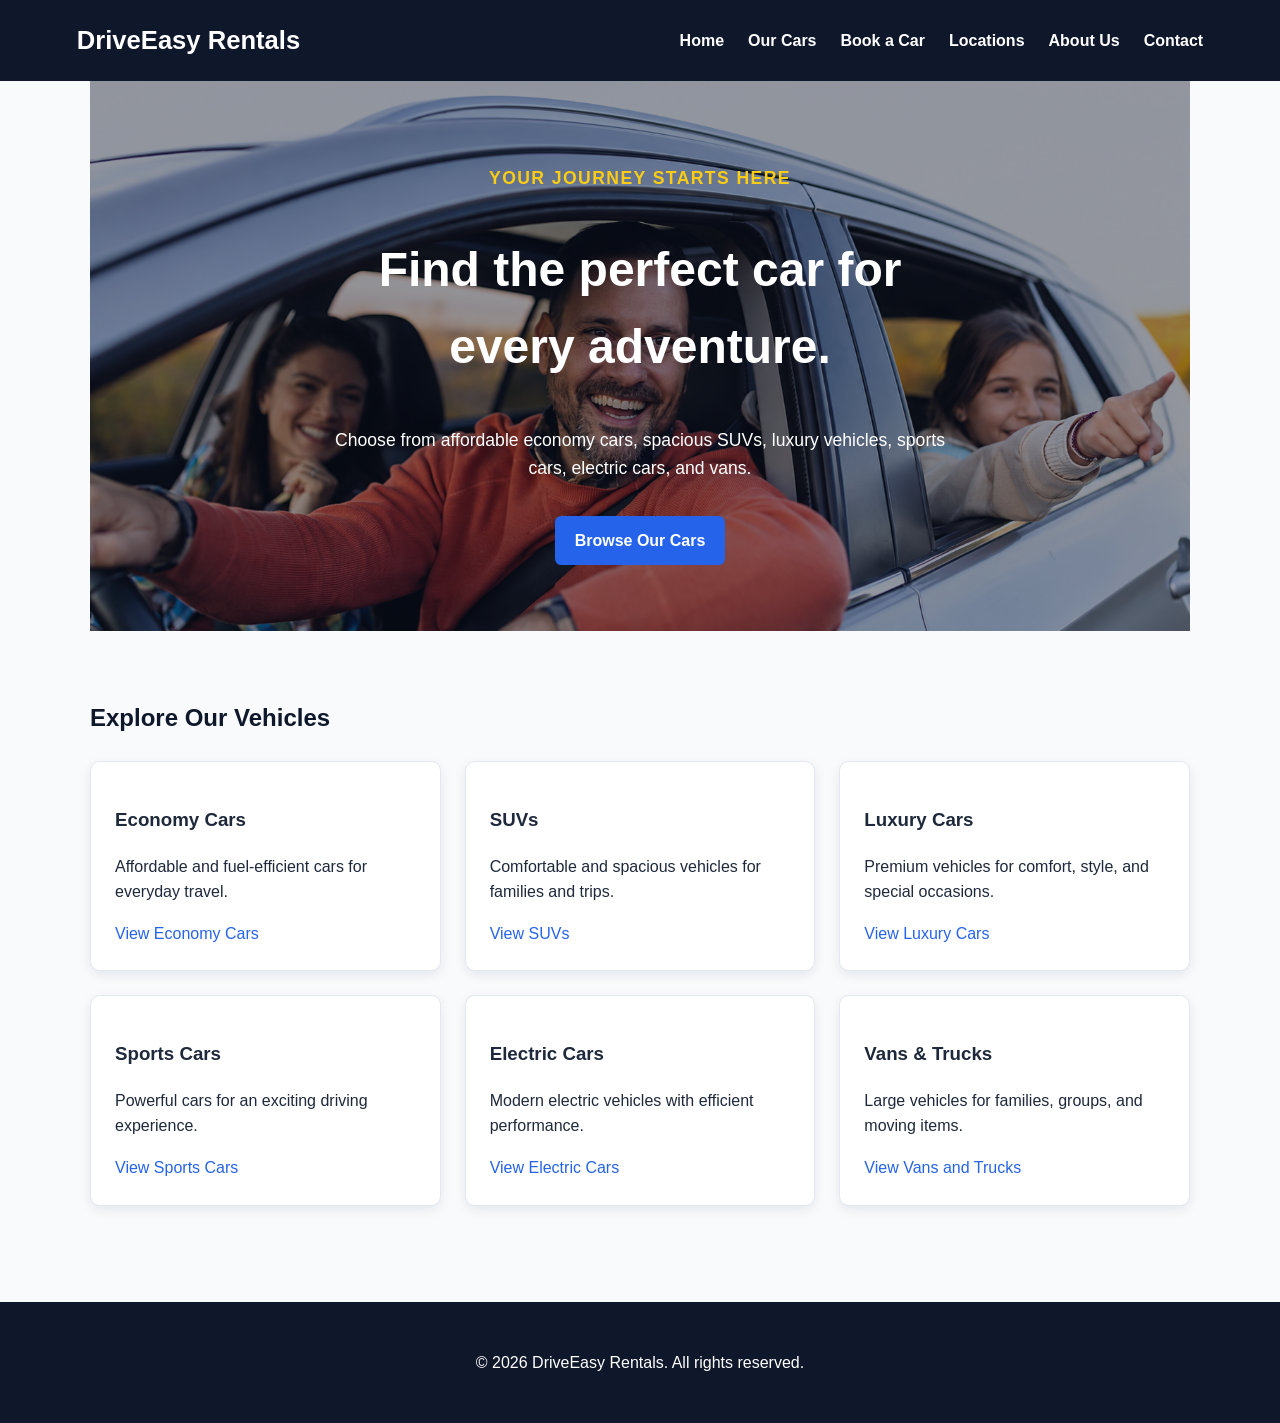
<file: index.html>
<!DOCTYPE html>
<html lang="en">
  <head>
    <meta charset="UTF-8" />
    <meta name="viewport" content="width=device-width, initial-scale=1.0" />
    <meta
      name="description"
      content="DriveEasy Rentals offers affordable and reliable rental cars."
    />
    <title>DriveEasy Rentals | Home</title>
    <link rel="stylesheet" href="css/styles.css" />
  </head>

  <body>
    <!-- Website header -->
    <header class="site-header">
      <a class="logo" href="index.html">DriveEasy Rentals</a>

      <!-- Main navigation -->
      <nav>
        <ul>
          <li><a href="index.html">Home</a></li>
          <li><a href="pages/cars.html">Our Cars</a></li>
          <li><a href="pages/booking.html">Book a Car</a></li>
          <li><a href="pages/locations.html">Locations</a></li>
          <li><a href="pages/about.html">About Us</a></li>
          <li><a href="pages/contact.html">Contact</a></li>
        </ul>
      </nav>
    </header>

    <main>
      <!-- Homepage hero section -->
        <section class="hero">
        <img
            class="hero-image"
            src="assets/images/home-hero.png"
            alt="Family traveling together in a rental SUV"
        />

        <div class="hero-content">
            <p class="eyebrow">Your journey starts here</p>

            <h1>Find the perfect car for every adventure.</h1>

            <p>
            Choose from affordable economy cars, spacious SUVs, luxury vehicles,
            sports cars, electric cars, and vans.
            </p>

            <a class="button" href="pages/cars.html">Browse Our Cars</a>
        </div>
        </section>

      <!-- Car categories -->
      <section class="categories">
        <h2>Explore Our Vehicles</h2>

        <div class="category-grid">
          <article class="category-card">
            <h3>Economy Cars</h3>
            <p>Affordable and fuel-efficient cars for everyday travel.</p>
            <a href="pages/cars.html#economy">View Economy Cars</a>
          </article>

          <article class="category-card">
            <h3>SUVs</h3>
            <p>Comfortable and spacious vehicles for families and trips.</p>
            <a href="pages/cars.html#suvs">View SUVs</a>
          </article>

          <article class="category-card">
            <h3>Luxury Cars</h3>
            <p>Premium vehicles for comfort, style, and special occasions.</p>
            <a href="pages/cars.html#luxury">View Luxury Cars</a>
          </article>

          <article class="category-card">
            <h3>Sports Cars</h3>
            <p>Powerful cars for an exciting driving experience.</p>
            <a href="pages/cars.html#sports">View Sports Cars</a>
          </article>

          <article class="category-card">
            <h3>Electric Cars</h3>
            <p>Modern electric vehicles with efficient performance.</p>
            <a href="pages/cars.html#electric">View Electric Cars</a>
          </article>

          <article class="category-card">
            <h3>Vans &amp; Trucks</h3>
            <p>Large vehicles for families, groups, and moving items.</p>
            <a href="pages/cars.html#vans">View Vans and Trucks</a>
          </article>
        </div>
      </section>
    </main>

    <!-- Website footer -->
    <footer class="site-footer">
      <p>&copy; 2026 DriveEasy Rentals. All rights reserved.</p>
    </footer>
  </body>
</html>
</file>
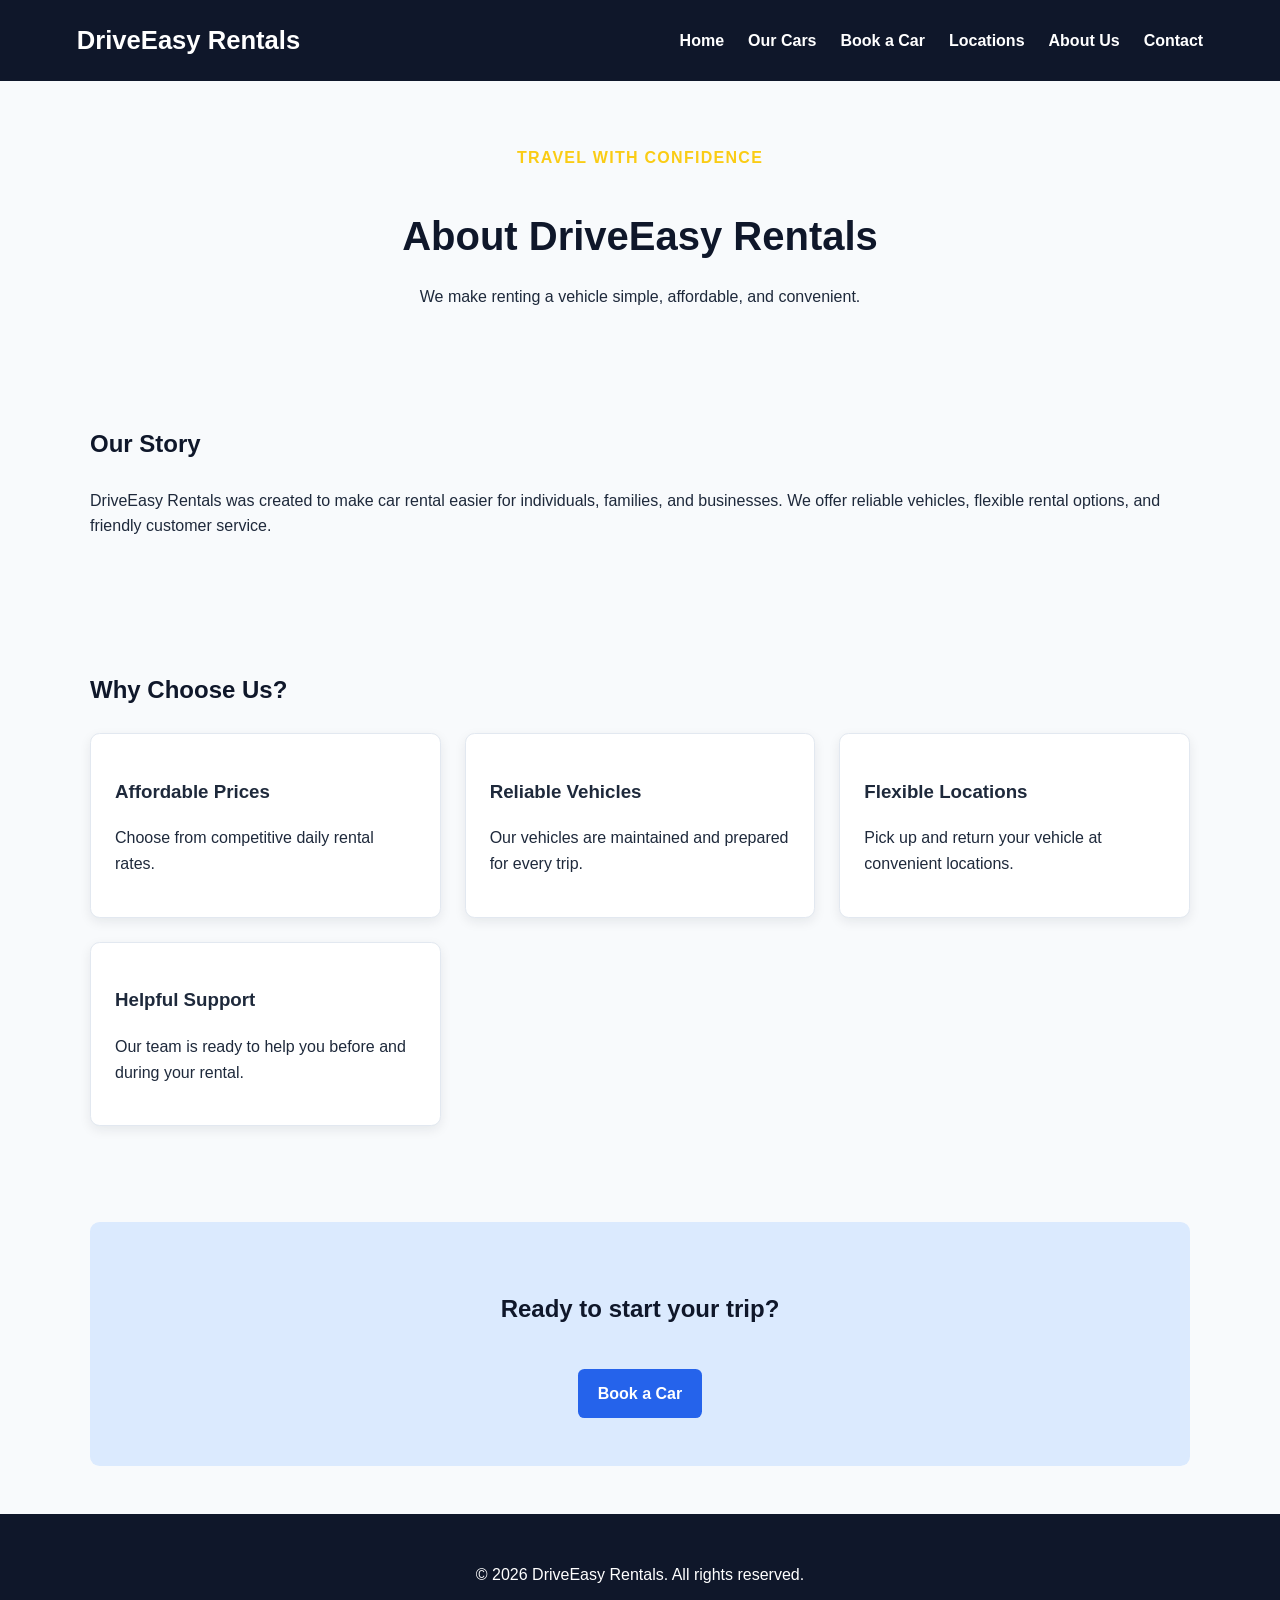
<file: pages/about.html>
<!DOCTYPE html>
<html lang="en">
  <head>
    <meta charset="UTF-8" />
    <meta name="viewport" content="width=device-width, initial-scale=1.0" />
    <title>DriveEasy Rentals | About Us</title>
    <link rel="stylesheet" href="../css/styles.css" />
  </head>

  <body>
    <!-- Website header -->
    <header class="site-header">
      <a class="logo" href="../index.html">DriveEasy Rentals</a>

      <!-- Main navigation -->
      <nav>
        <ul>
          <li><a href="../index.html">Home</a></li>
          <li><a href="cars.html">Our Cars</a></li>
          <li><a href="booking.html">Book a Car</a></li>
          <li><a href="locations.html">Locations</a></li>
          <li><a href="about.html">About Us</a></li>
          <li><a href="contact.html">Contact</a></li>
        </ul>
      </nav>
    </header>

    <main>
      <!-- About introduction -->
      <section class="page-intro">
        <p class="eyebrow">Travel with confidence</p>
        <h1>About DriveEasy Rentals</h1>
        <p>
          We make renting a vehicle simple, affordable, and convenient.
        </p>
      </section>

      <!-- Company story -->
      <section class="content-section">
        <h2>Our Story</h2>
        <p>
          DriveEasy Rentals was created to make car rental easier for
          individuals, families, and businesses. We offer reliable vehicles,
          flexible rental options, and friendly customer service.
        </p>
      </section>

      <!-- Company benefits -->
      <section class="content-section">
        <h2>Why Choose Us?</h2>

        <div class="benefits-grid">
          <article class="benefit-card">
            <h3>Affordable Prices</h3>
            <p>Choose from competitive daily rental rates.</p>
          </article>

          <article class="benefit-card">
            <h3>Reliable Vehicles</h3>
            <p>Our vehicles are maintained and prepared for every trip.</p>
          </article>

          <article class="benefit-card">
            <h3>Flexible Locations</h3>
            <p>Pick up and return your vehicle at convenient locations.</p>
          </article>

          <article class="benefit-card">
            <h3>Helpful Support</h3>
            <p>Our team is ready to help you before and during your rental.</p>
          </article>
        </div>
      </section>

      <!-- Call to action -->
      <section class="call-to-action">
        <h2>Ready to start your trip?</h2>
        <a class="button" href="booking.html">Book a Car</a>
      </section>
    </main>

    <!-- Website footer -->
    <footer class="site-footer">
      <p>&copy; 2026 DriveEasy Rentals. All rights reserved.</p>
    </footer>
  </body>
</html>
</file>
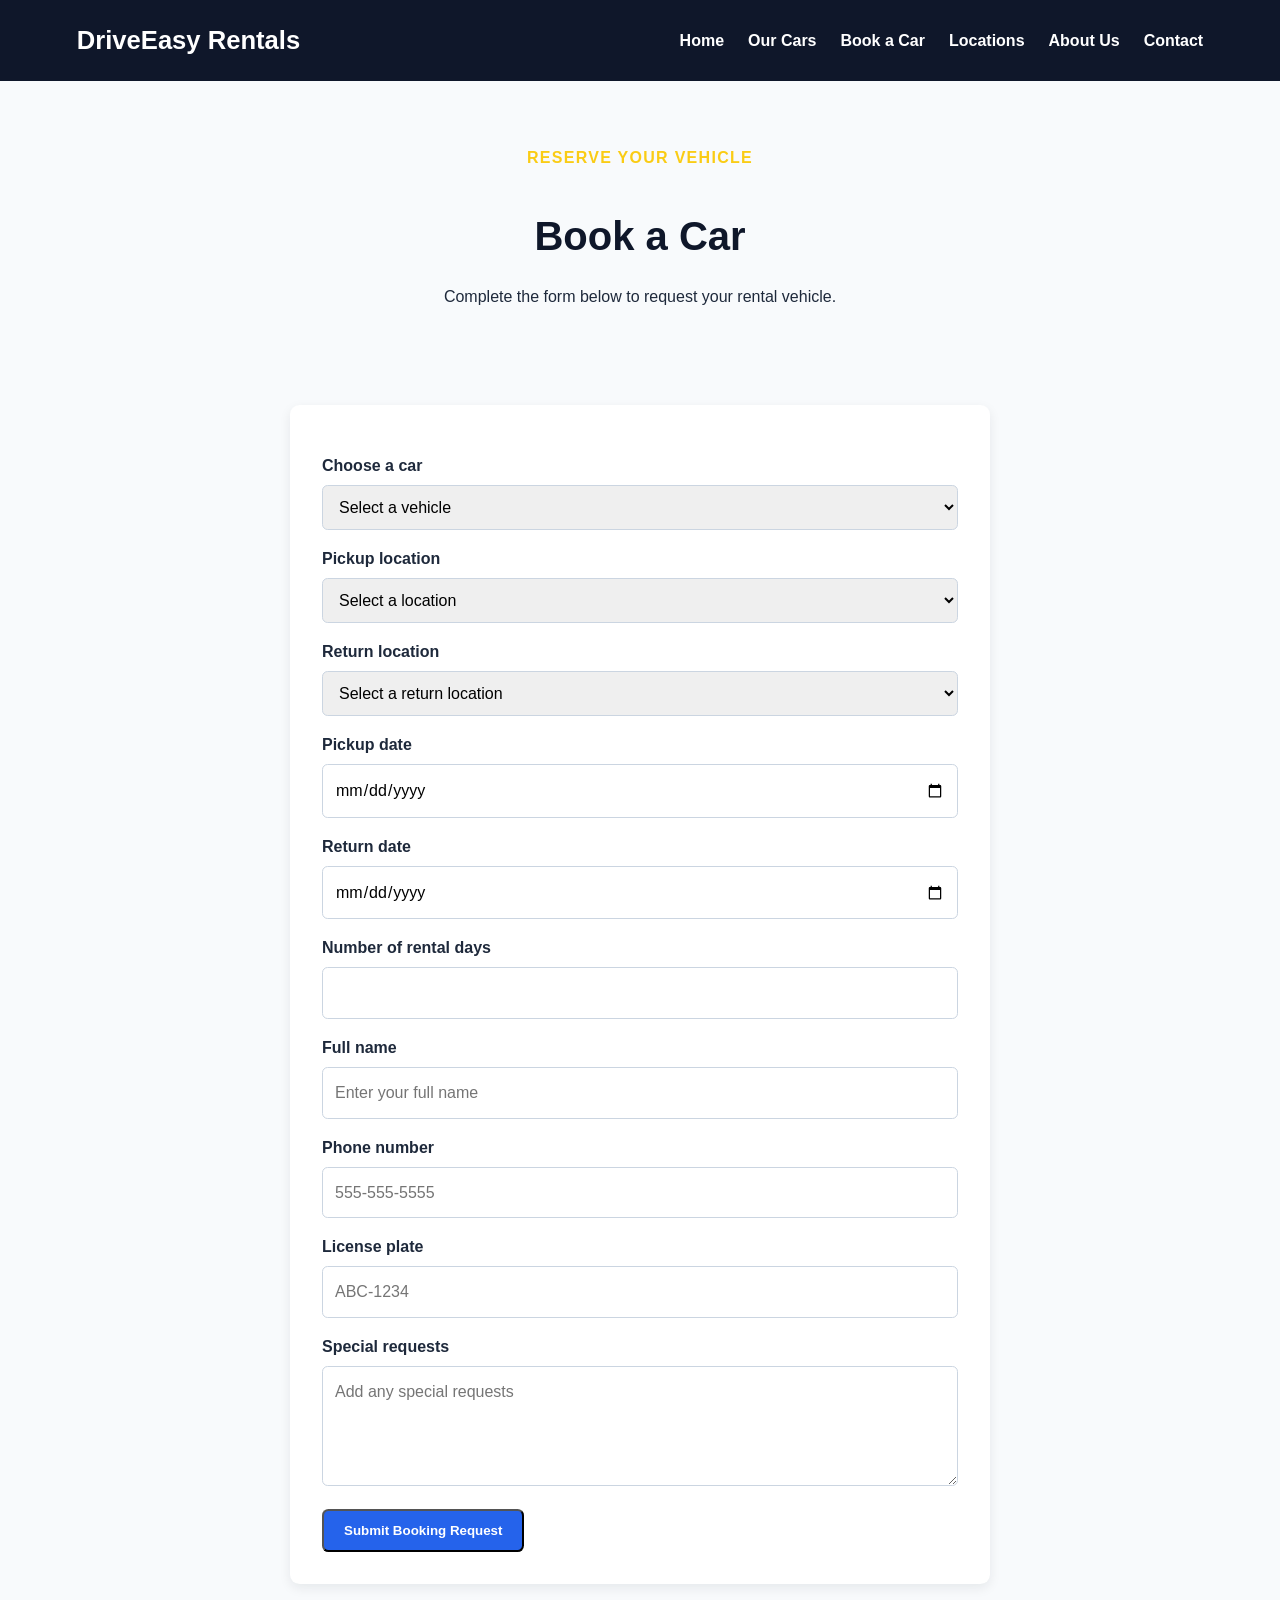
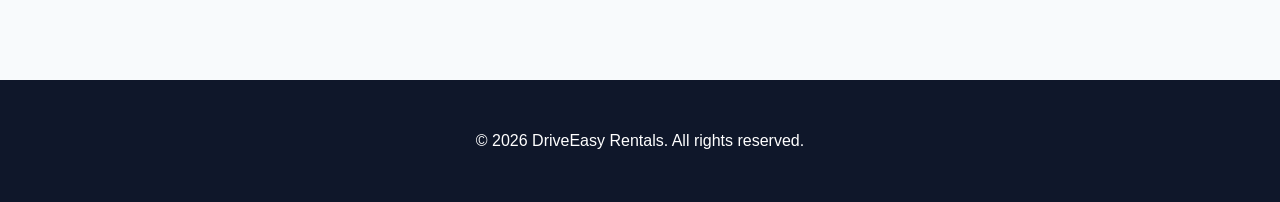
<file: pages/booking.html>
<!DOCTYPE html>
<html lang="en">
  <head>
    <meta charset="UTF-8" />
    <meta
      name="viewport"
      content="width=device-width, initial-scale=1.0"
    />
    <title>DriveEasy Rentals | Book a Car</title>
    <link rel="stylesheet" href="../css/styles.css" />
  </head>

  <body>
    <!-- Website header -->
    <header class="site-header">
      <a class="logo" href="../index.html">DriveEasy Rentals</a>

      <!-- Main navigation -->
      <nav>
        <ul>
          <li><a href="../index.html">Home</a></li>
          <li><a href="cars.html">Our Cars</a></li>
          <li><a href="booking.html">Book a Car</a></li>
          <li><a href="locations.html">Locations</a></li>
          <li><a href="about.html">About Us</a></li>
          <li><a href="contact.html">Contact</a></li>
        </ul>
      </nav>
    </header>

    <main>
      <!-- Booking introduction -->
      <section class="page-intro">
        <p class="eyebrow">Reserve your vehicle</p>
        <h1>Book a Car</h1>
        <p>Complete the form below to request your rental vehicle.</p>
      </section>

      <!-- Booking form -->
      <section class="booking-section">
        <form class="booking-form">
          <!-- UNIQUE ELEMENT: label
               Explanation: Provides a visible text description for the user input control -->

          <label for="car-type">Choose a car</label>

          <!-- UNIQUE ELEMENT: select
               Explanation: Creates a dropdown menu so users can choose one option. -->

          <select id="car-type" name="car-type" required>
            <option value="">Select a vehicle</option>
            <option value="toyota-corolla">Toyota Corolla</option>
            <option value="honda-civic">Honda Civic</option>
            <option value="hyundai-elantra">Hyundai Elantra</option>
            <option value="honda-cr-v">Honda CR-V</option>
            <option value="ford-explorer">Ford Explorer</option>
            <option value="bmw-5-series">BMW 5 Series</option>
            <option value="mercedes-e-class">Mercedes E-Class</option>
            <option value="ford-mustang">Ford Mustang</option>
            <option value="chevrolet-corvette">Chevrolet Corvette</option>
            <option value="tesla-model-3">Tesla Model 3</option>
            <option value="tesla-model-y">Tesla Model Y</option>
            <option value="honda-odyssey">Honda Odyssey</option>
            <option value="ford-f-150">Ford F-150</option>
          </select>

          <!-- The label and select elements are also used for pickup location. -->

          <label for="pickup-location">Pickup location</label>

          <select
            id="pickup-location"
            name="pickup-location"
            required
          >
            <option value="">Select a location</option>
            <option value="los-angeles">Los Angeles</option>
            <option value="san-diego">San Diego</option>
            <option value="san-francisco">San Francisco</option>
            <option value="las-vegas">Las Vegas</option>
          </select>

          <!-- Return location allows the customer to return the car
               to a different location from the pickup location. -->

          <label for="return-location">Return location</label>

          <select
            id="return-location"
            name="return-location"
            required
          >
            <option value="">Select a return location</option>
            <option value="los-angeles">Los Angeles</option>
            <option value="san-diego">San Diego</option>
            <option value="san-francisco">San Francisco</option>
            <option value="las-vegas">Las Vegas</option>
          </select>

          <label for="pickup-date">Pickup date</label>
          <input
            type="date"
            id="pickup-date"
            name="pickup-date"
            required
          />

          <label for="return-date">Return date</label>
          <input
            type="date"
            id="return-date"
            name="return-date"
            required
          />

          <label for="rental-days">Number of rental days</label>

          <!-- UNIQUE ATTRIBUTE: min
               Explanation: It sets the smallest number the user is allowed to enter. -->

          <input
            type="number"
            id="rental-days"
            name="rental-days"
            min="1"
            required
          />

          <label for="customer-name">Full name</label>
          <input
            type="text"
            id="customer-name"
            name="customer-name"
            placeholder="Enter your full name"
            required
          />

          <label for="phone">Phone number</label>

          <!-- UNIQUE ATTRIBUTE: inputmode
               Explanation: Helps mobile devices display a phone-friendly keyboard like numbers and symbols. -->

          <input
            type="tel"
            id="phone"
            name="phone"
            inputmode="tel"
            placeholder="555-555-5555"
            required
          />

          <label for="license-plate">License plate</label>

          <!-- UNIQUE ATTRIBUTE: pattern
               Explanation: Controls the format of the license plate(Validate user input).
               Letters, numbers, and hyphens are allowed. -->

          <input
            type="text"
            id="license-plate"
            name="license-plate"
            pattern="[A-Za-z0-9-]+"
            placeholder="ABC-1234"
            required
          />

          <label for="requests">Special requests</label>

          <!-- UNIQUE ELEMENT: textarea
               Explanation: Gives users a larger area or mutltiline text input to type special requests
               , comments and reviews. -->

          <textarea
            id="requests"
            name="requests"
            placeholder="Add any special requests"
          ></textarea>

          <button class="button" type="submit">
            Submit Booking Request
          </button>
        </form>
      </section>
    </main>

    <!-- Website footer -->
    <footer class="site-footer">
      <p>&copy; 2026 DriveEasy Rentals. All rights reserved.</p>
    </footer>
  </body>
</html>
</file>
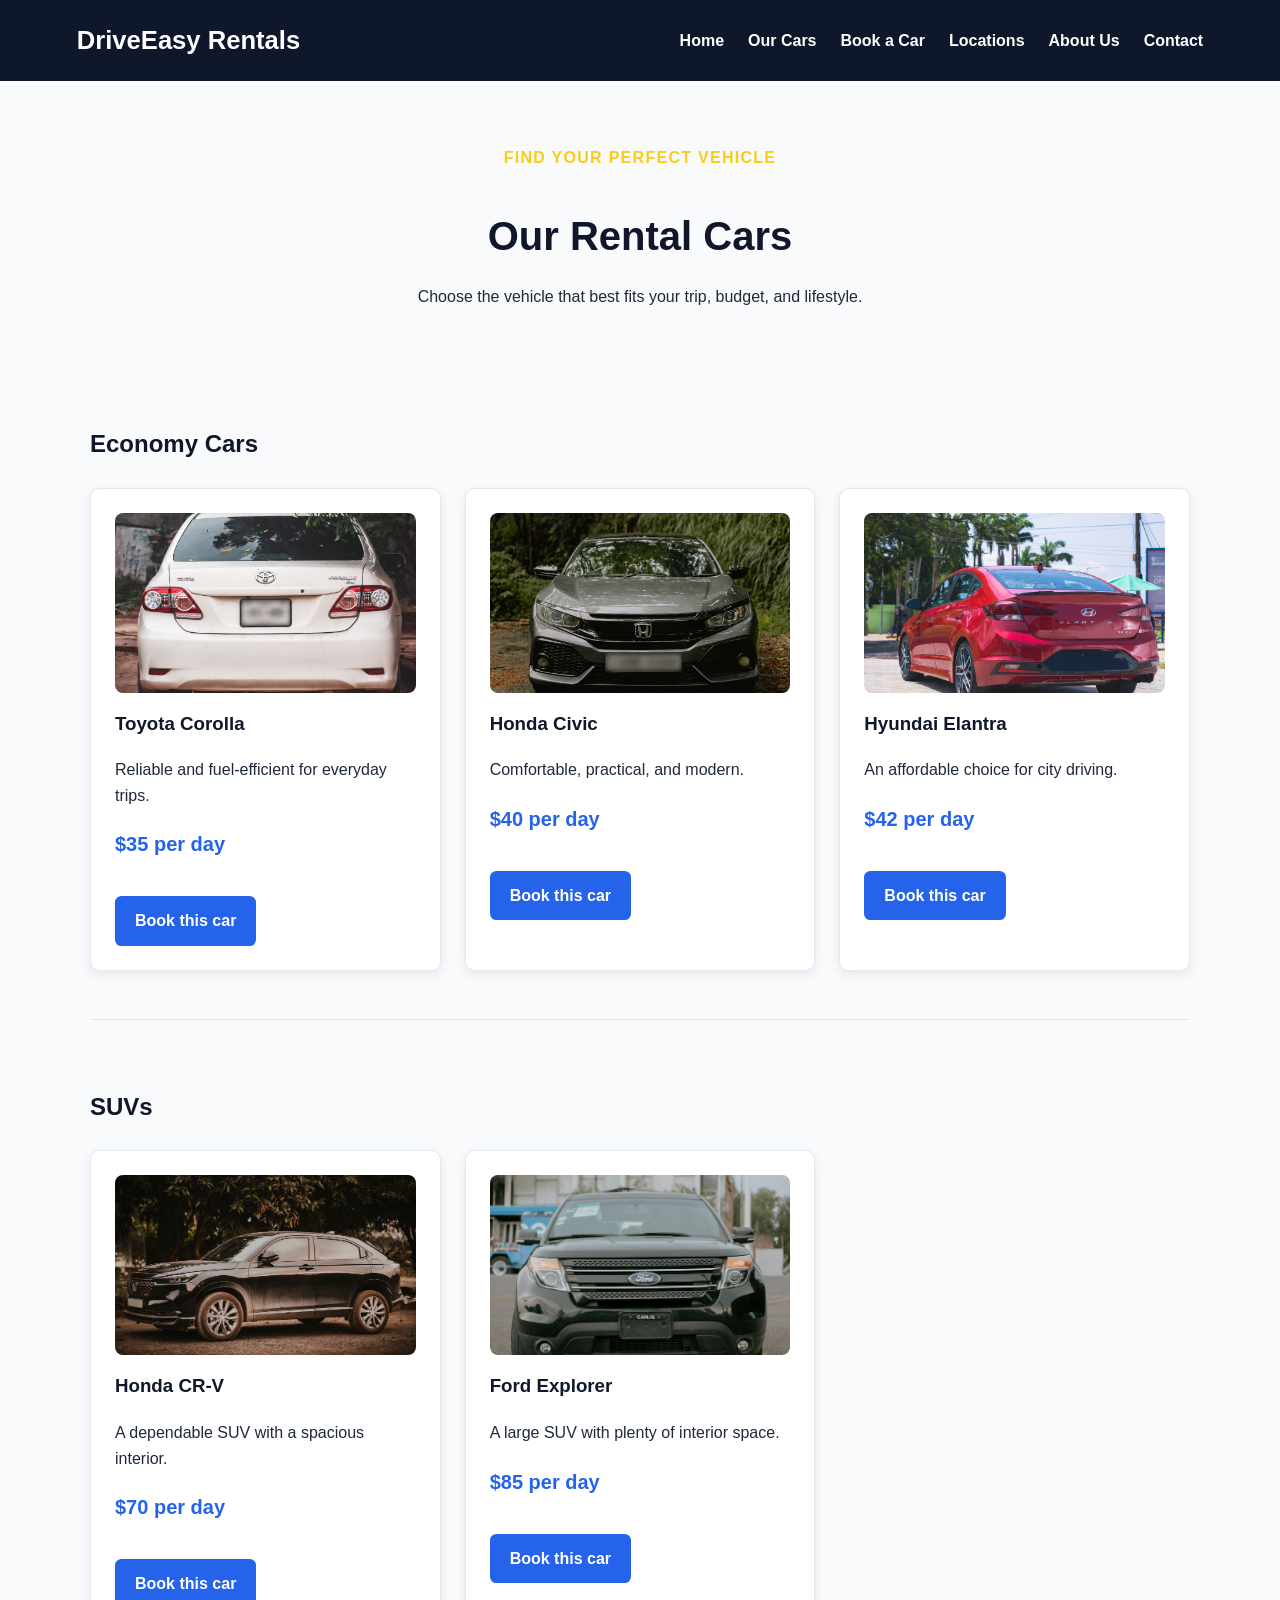
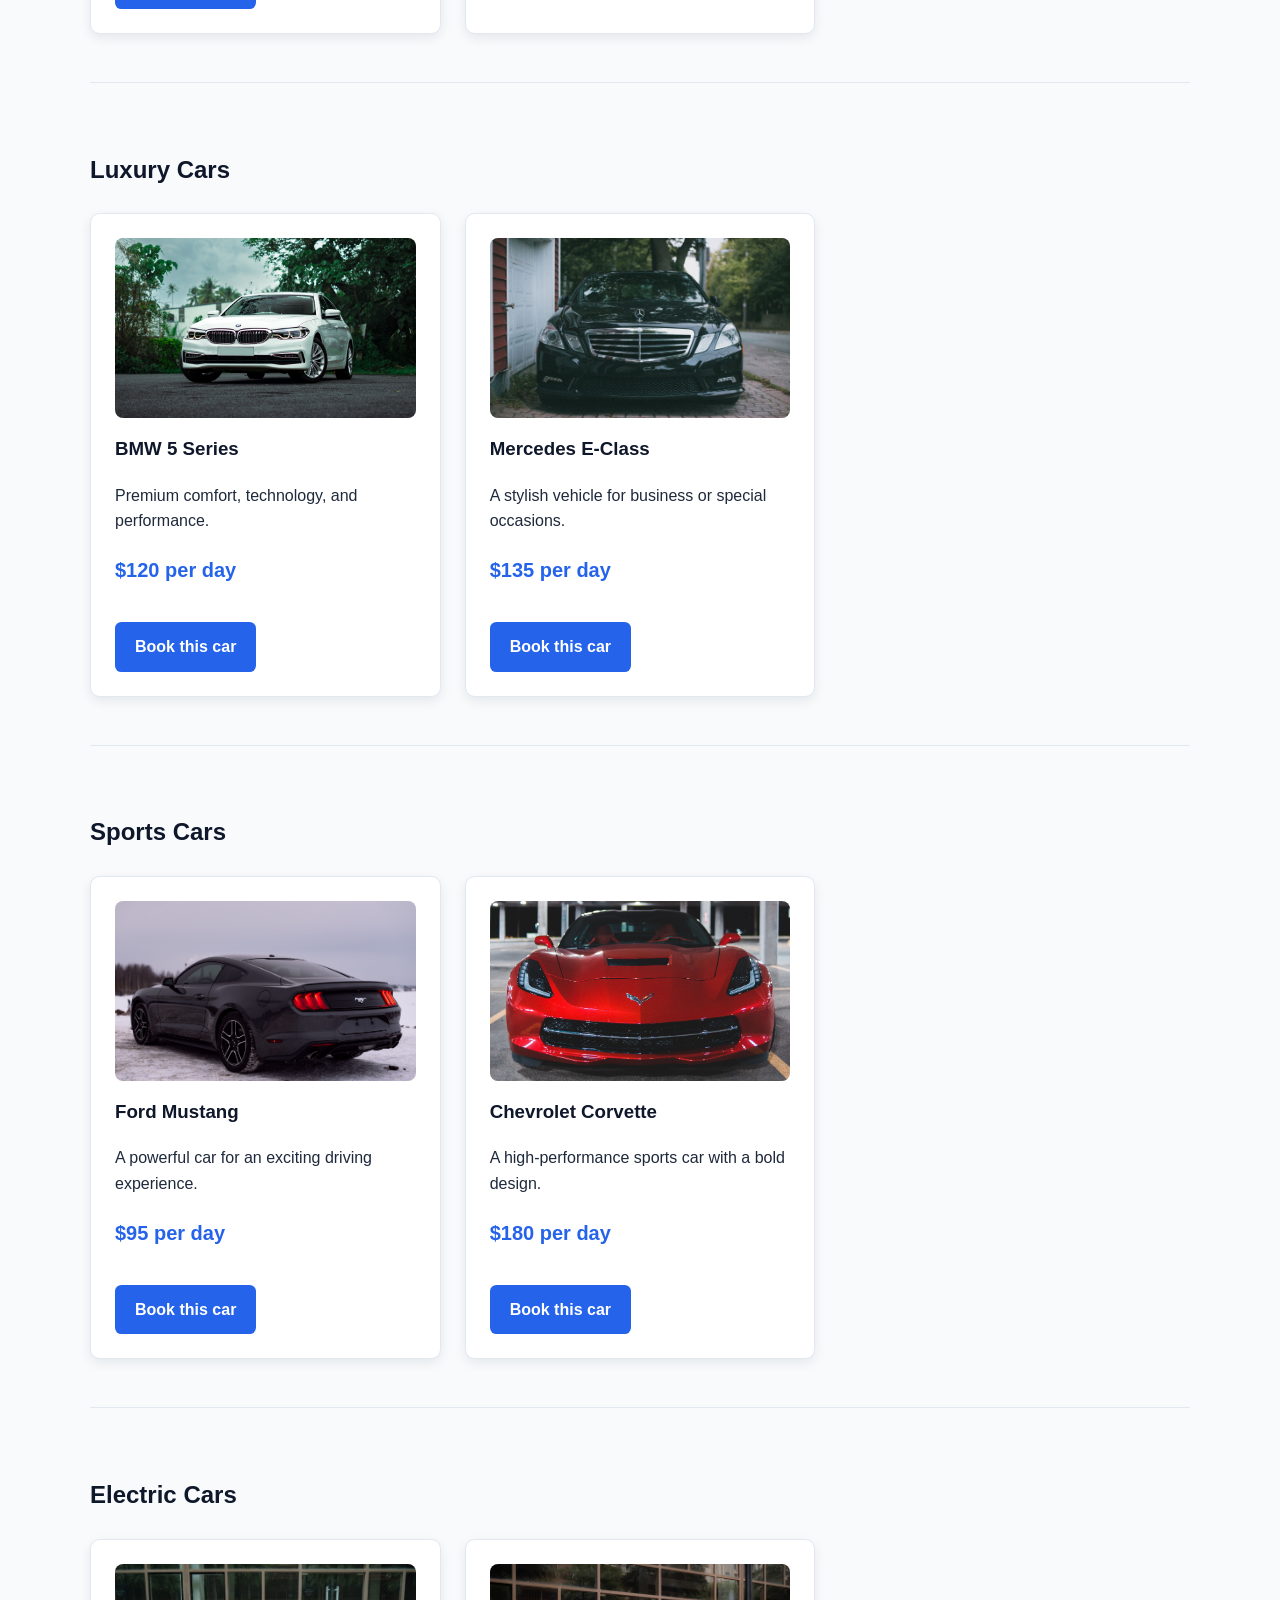
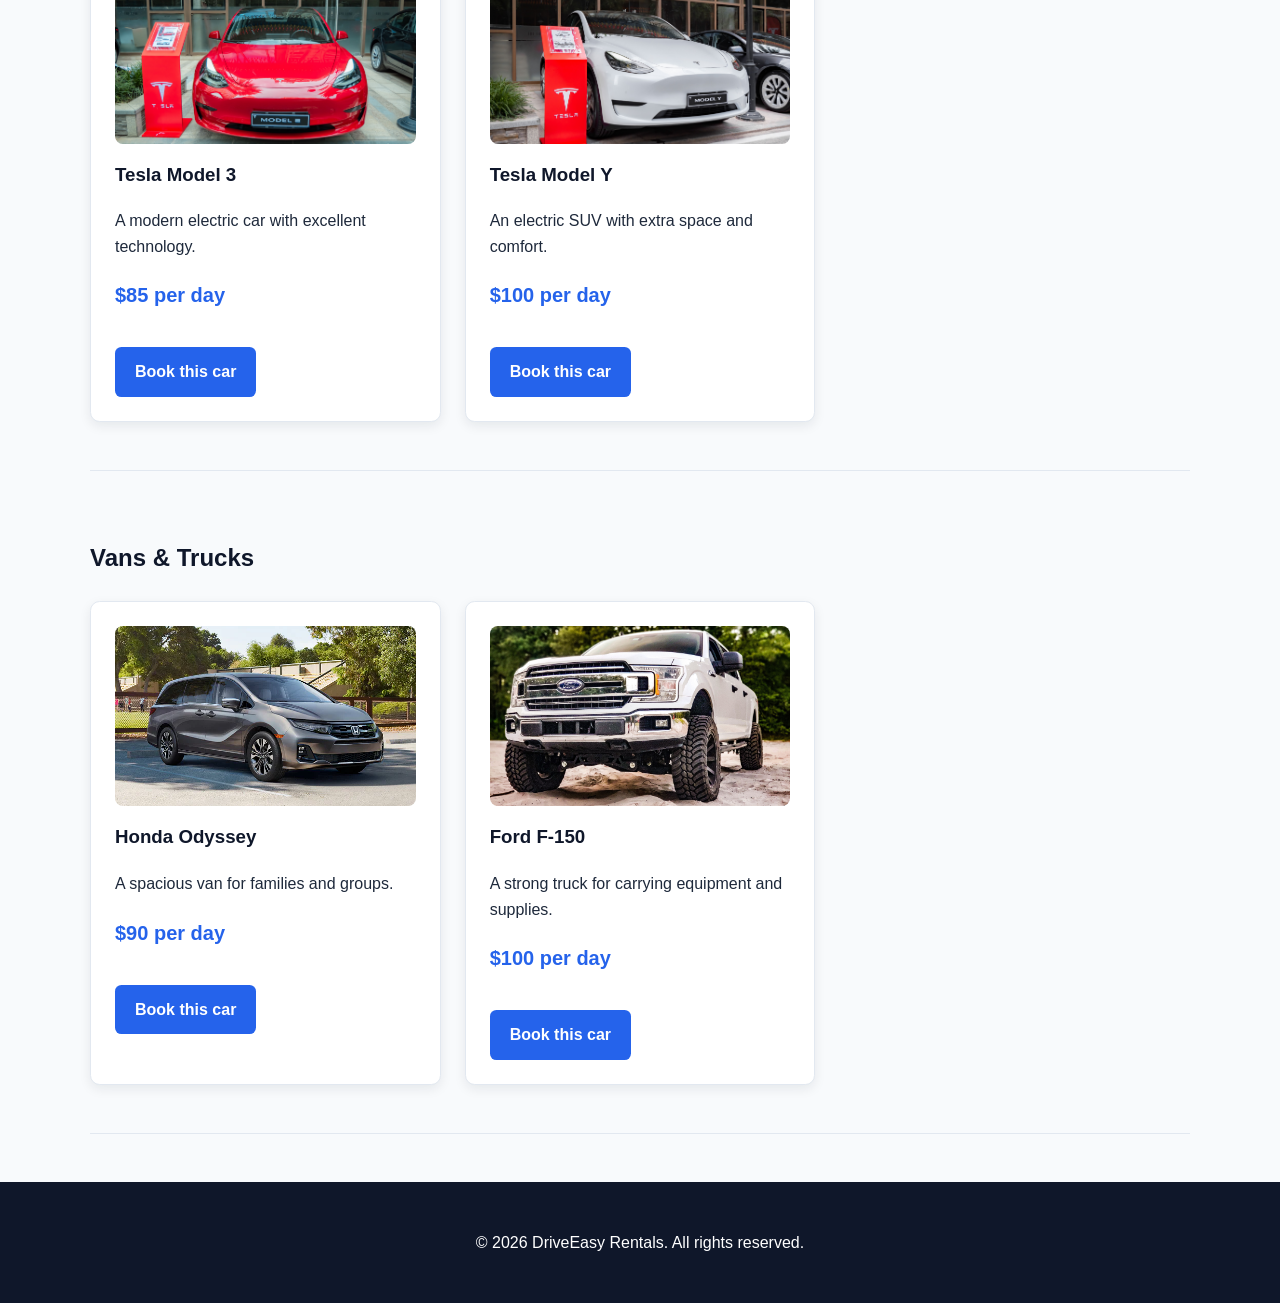
<file: pages/cars.html>
<!DOCTYPE html>
<html lang="en">
  <head>
    <meta charset="UTF-8" />
    <meta name="viewport" content="width=device-width, initial-scale=1.0" />
    <title>DriveEasy Rentals | Our Cars</title>
    <link rel="stylesheet" href="../css/styles.css" />
  </head>

  <body>
    <!-- Website header -->
    <header class="site-header">
      <a class="logo" href="../index.html">DriveEasy Rentals</a>

      <!-- Main navigation -->
      <nav>
        <ul>
          <li><a href="../index.html">Home</a></li>
          <li><a href="cars.html">Our Cars</a></li>
          <li><a href="booking.html">Book a Car</a></li>
          <li><a href="locations.html">Locations</a></li>
          <li><a href="about.html">About Us</a></li>
          <li><a href="contact.html">Contact</a></li>
        </ul>
      </nav>
    </header>

    <main>
      <!-- Page introduction -->
      <section class="page-intro">
        <p class="eyebrow">Find your perfect vehicle</p>
        <h1>Our Rental Cars</h1>
        <p>
          Choose the vehicle that best fits your trip, budget, and lifestyle.
        </p>
      </section>

      <!-- Economy Cars -->
      <section class="car-category" id="economy">
        <h2>Economy Cars</h2>

        <div class="car-grid">
          <article class="car-card">
            <img
              class="car-image"
              src="../assets/images/toyota-corolla.png"
              alt="Toyota Corolla rental car"
            />
            <h3>Toyota Corolla</h3>
            <p>Reliable and fuel-efficient for everyday trips.</p>
            <p class="price">$35 per day</p>
            <a class="button" href="booking.html">Book this car</a>
          </article>

          <article class="car-card">
            <img
              class="car-image full-photo"
              src="../assets/images/honda-civic.png"
              alt="Honda Civic rental car"
            />
            <h3>Honda Civic</h3>
            <p>Comfortable, practical, and modern.</p>
            <p class="price">$40 per day</p>
            <a class="button" href="booking.html">Book this car</a>
          </article>

          <article class="car-card">
            <img
              class="car-image full-photo"
              src="../assets/images/hyundai-elantra.png"
              alt="Hyundai Elantra rental car"
            />
            <h3>Hyundai Elantra</h3>
            <p>An affordable choice for city driving.</p>
            <p class="price">$42 per day</p>
            <a class="button" href="booking.html">Book this car</a>
          </article>
        </div>
      </section>

      <!-- SUVs -->
      <section class="car-category" id="suvs">
        <h2>SUVs</h2>

        <div class="car-grid">
          <article class="car-card">
            <img
              class="car-image"
              src="../assets/images/honda-cr-v.png"
              alt="Honda CR-V rental SUV"
            />
            <h3>Honda CR-V</h3>
            <p>A dependable SUV with a spacious interior.</p>
            <p class="price">$70 per day</p>
            <a class="button" href="booking.html">Book this car</a>
          </article>

          <article class="car-card">
            <img
              class="car-image"
              src="../assets/images/ford-explorer.png"
              alt="Ford Explorer rental SUV"
            />
            <h3>Ford Explorer</h3>
            <p>A large SUV with plenty of interior space.</p>
            <p class="price">$85 per day</p>
            <a class="button" href="booking.html">Book this car</a>
          </article>
        </div>
      </section>

      <!-- Luxury Cars -->
      <section class="car-category" id="luxury">
        <h2>Luxury Cars</h2>

        <div class="car-grid">
          <article class="car-card">
            <img
              class="car-image"
              src="../assets/images/bmw-5-series.png"
              alt="BMW 5 Series rental car"
            />
            <h3>BMW 5 Series</h3>
            <p>Premium comfort, technology, and performance.</p>
            <p class="price">$120 per day</p>
            <a class="button" href="booking.html">Book this car</a>
          </article>

          <article class="car-card">
            <img
              class="car-image"
              src="../assets/images/mercedes-e-class.png"
              alt="Mercedes E-Class rental car"
            />
            <h3>Mercedes E-Class</h3>
            <p>A stylish vehicle for business or special occasions.</p>
            <p class="price">$135 per day</p>
            <a class="button" href="booking.html">Book this car</a>
          </article>
        </div>
      </section>

      <!-- Sports Cars -->
      <section class="car-category" id="sports">
        <h2>Sports Cars</h2>

        <div class="car-grid">
          <article class="car-card">
            <img
              class="car-image"
              src="../assets/images/ford-mustang.png"
              alt="Ford Mustang sports car"
            />
            <h3>Ford Mustang</h3>
            <p>A powerful car for an exciting driving experience.</p>
            <p class="price">$95 per day</p>
            <a class="button" href="booking.html">Book this car</a>
          </article>

          <article class="car-card">
            <img
              class="car-image full-photo"
              src="../assets/images/chevrolet-corvette.png"
              alt="Chevrolet Corvette sports car"
            />
            <h3>Chevrolet Corvette</h3>
            <p>A high-performance sports car with a bold design.</p>
            <p class="price">$180 per day</p>
            <a class="button" href="booking.html">Book this car</a>
          </article>
        </div>
      </section>

      <!-- Electric Cars -->
      <section class="car-category" id="electric">
        <h2>Electric Cars</h2>

        <div class="car-grid">
          <article class="car-card">
            <img
              class="car-image"
              src="../assets/images/tesla-model-3.png"
              alt="Tesla Model 3 electric car"
            />
            <h3>Tesla Model 3</h3>
            <p>A modern electric car with excellent technology.</p>
            <p class="price">$85 per day</p>
            <a class="button" href="booking.html">Book this car</a>
          </article>

          <article class="car-card">
            <img
              class="car-image"
              src="../assets/images/tesla-model-y.png"
              alt="Tesla Model Y electric SUV"
            />
            <h3>Tesla Model Y</h3>
            <p>An electric SUV with extra space and comfort.</p>
            <p class="price">$100 per day</p>
            <a class="button" href="booking.html">Book this car</a>
          </article>
        </div>
      </section>

      <!-- Vans and Trucks -->
      <section class="car-category" id="vans">
        <h2>Vans &amp; Trucks</h2>

        <div class="car-grid">
          <article class="car-card">
            <img
              class="car-image"
              src="../assets/images/honda-odyssey.png"
              alt="Honda Odyssey rental van"
            />
            <h3>Honda Odyssey</h3>
            <p>A spacious van for families and groups.</p>
            <p class="price">$90 per day</p>
            <a class="button" href="booking.html">Book this car</a>
          </article>

          <article class="car-card">
            <img
              class="car-image"
              src="../assets/images/ford-f150.png"
              alt="Ford F-150 rental truck"
            />
            <h3>Ford F-150</h3>
            <p>A strong truck for carrying equipment and supplies.</p>
            <p class="price">$100 per day</p>
            <a class="button" href="booking.html">Book this car</a>
          </article>
        </div>
      </section>
    </main>

    <!-- Website footer -->
    <footer class="site-footer">
      <p>&copy; 2026 DriveEasy Rentals. All rights reserved.</p>
    </footer>
  </body>
</html>
</file>
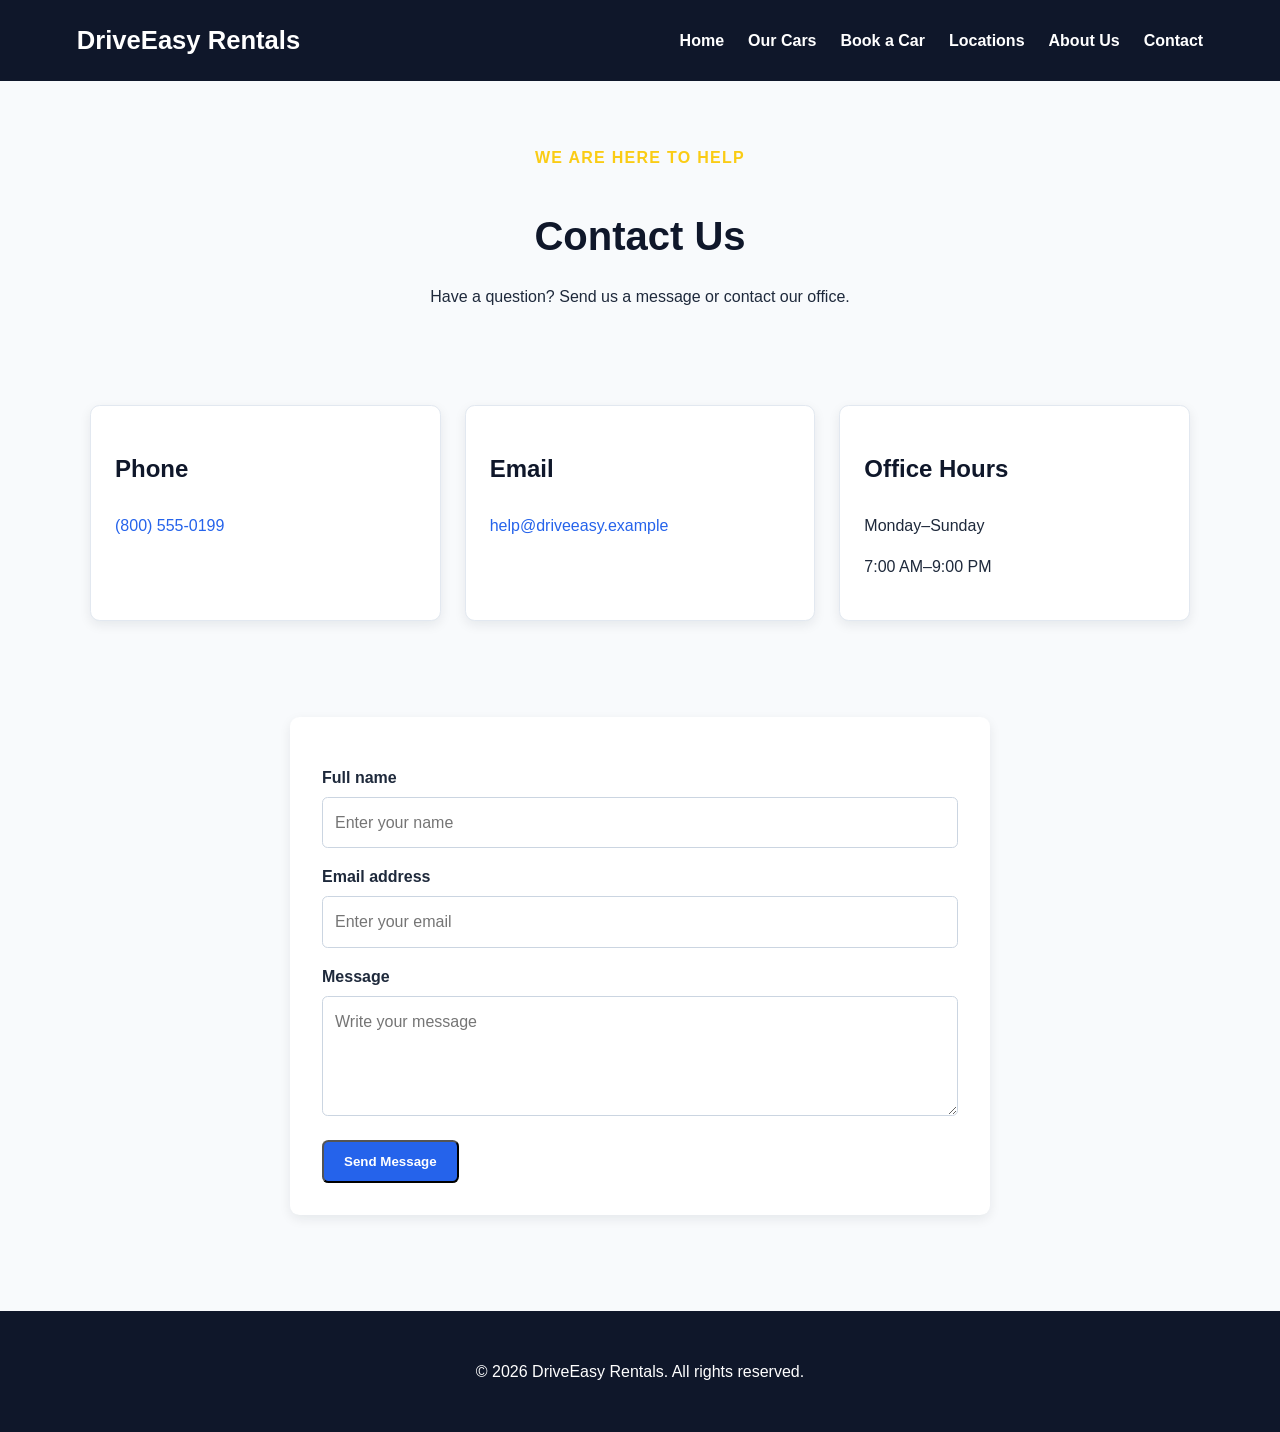
<file: pages/contact.html>
<!DOCTYPE html>
<html lang="en">
  <head>
    <meta charset="UTF-8" />
    <meta name="viewport" content="width=device-width, initial-scale=1.0" />
    <title>DriveEasy Rentals | Contact</title>
    <link rel="stylesheet" href="../css/styles.css" />
  </head>

  <body>
    <!-- Website header -->
    <header class="site-header">
      <a class="logo" href="../index.html">DriveEasy Rentals</a>

      <!-- Main navigation -->
      <nav>
        <ul>
          <li><a href="../index.html">Home</a></li>
          <li><a href="cars.html">Our Cars</a></li>
          <li><a href="booking.html">Book a Car</a></li>
          <li><a href="locations.html">Locations</a></li>
          <li><a href="about.html">About Us</a></li>
          <li><a href="contact.html">Contact</a></li>
        </ul>
      </nav>
    </header>

    <main>
      <!-- Contact introduction -->
      <section class="page-intro">
        <p class="eyebrow">We are here to help</p>
        <h1>Contact Us</h1>
        <p>Have a question? Send us a message or contact our office.</p>
      </section>

      <!-- Contact information -->
      <section class="contact-section">
        <div class="contact-grid">
          <article class="contact-card">
            <h2>Phone</h2>
            <p><a href="tel:+18005550199">(800) 555-0199</a></p>
          </article>

          <article class="contact-card">
            <h2>Email</h2>
            <p>
              <a href="mailto:help@driveeasy.example">
                help@driveeasy.example
              </a>
            </p>
          </article>

          <article class="contact-card">
            <h2>Office Hours</h2>
            <p>Monday–Sunday</p>
            <p>7:00 AM–9:00 PM</p>
          </article>
        </div>
      </section>

      <!-- Contact form -->
      <section class="contact-section">
        <form class="contact-form">
          <label for="name">Full name</label>
          <input
            type="text"
            id="name"
            name="name"
            placeholder="Enter your name"
            required
          />

          <label for="email">Email address</label>
          <input
            type="email"
            id="email"
            name="email"
            placeholder="Enter your email"
            required
          />

          <label for="message">Message</label>
          <textarea
            id="message"
            name="message"
            placeholder="Write your message"
            required
          ></textarea>

          <button class="button" type="submit">Send Message</button>
        </form>
      </section>
    </main>

    <!-- Website footer -->
    <footer class="site-footer">
      <p>&copy; 2026 DriveEasy Rentals. All rights reserved.</p>
    </footer>
  </body>
</html>
</file>
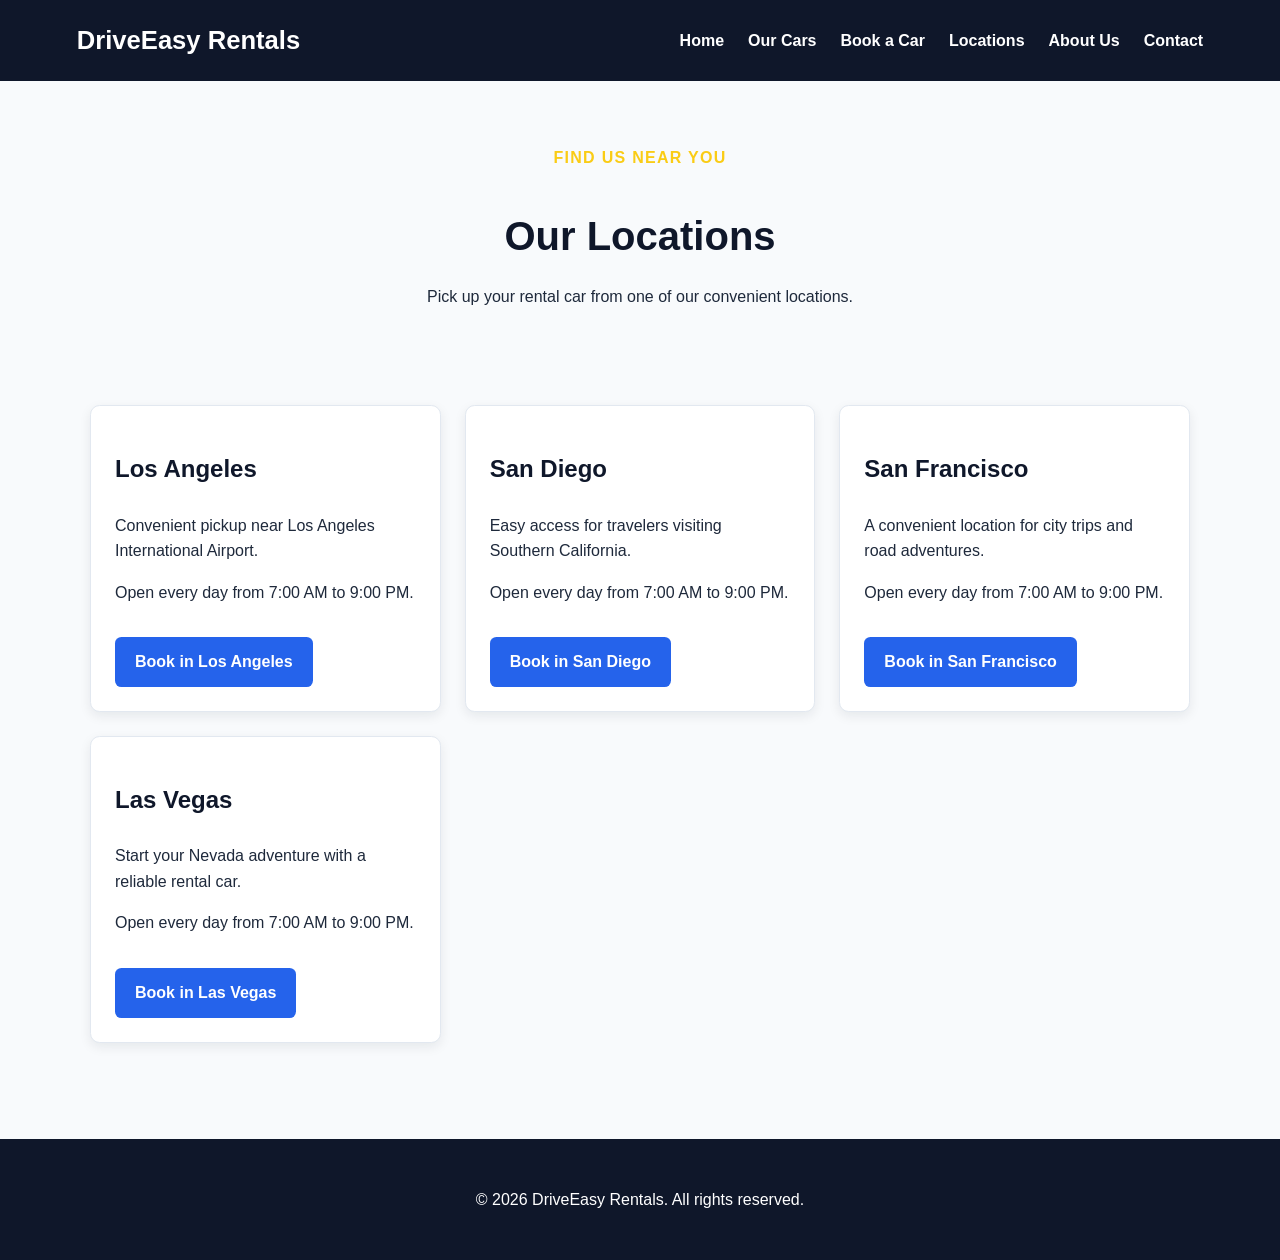
<file: pages/locations.html>
<!DOCTYPE html>
<html lang="en">
  <head>
    <meta charset="UTF-8" />
    <meta name="viewport" content="width=device-width, initial-scale=1.0" />
    <title>DriveEasy Rentals | Locations</title>
    <link rel="stylesheet" href="../css/styles.css" />
  </head>

  <body>
    <!-- Website header -->
    <header class="site-header">
      <a class="logo" href="../index.html">DriveEasy Rentals</a>

      <!-- Main navigation -->
      <nav>
        <ul>
          <li><a href="../index.html">Home</a></li>
          <li><a href="cars.html">Our Cars</a></li>
          <li><a href="booking.html">Book a Car</a></li>
          <li><a href="locations.html">Locations</a></li>
          <li><a href="about.html">About Us</a></li>
          <li><a href="contact.html">Contact</a></li>
        </ul>
      </nav>
    </header>

    <main>
      <!-- Locations introduction -->
      <section class="page-intro">
        <p class="eyebrow">Find us near you</p>
        <h1>Our Locations</h1>
        <p>Pick up your rental car from one of our convenient locations.</p>
      </section>

      <!-- Location cards -->
      <section class="locations-section">
        <div class="location-grid">
          <article class="location-card">
            <h2>Los Angeles</h2>
            <p>Convenient pickup near Los Angeles International Airport.</p>
            <p>Open every day from 7:00 AM to 9:00 PM.</p>
            <a class="button" href="booking.html">Book in Los Angeles</a>
          </article>

          <article class="location-card">
            <h2>San Diego</h2>
            <p>Easy access for travelers visiting Southern California.</p>
            <p>Open every day from 7:00 AM to 9:00 PM.</p>
            <a class="button" href="booking.html">Book in San Diego</a>
          </article>

          <article class="location-card">
            <h2>San Francisco</h2>
            <p>A convenient location for city trips and road adventures.</p>
            <p>Open every day from 7:00 AM to 9:00 PM.</p>
            <a class="button" href="booking.html">Book in San Francisco</a>
          </article>

          <article class="location-card">
            <h2>Las Vegas</h2>
            <p>Start your Nevada adventure with a reliable rental car.</p>
            <p>Open every day from 7:00 AM to 9:00 PM.</p>
            <a class="button" href="booking.html">Book in Las Vegas</a>
          </article>
        </div>
      </section>
    </main>

    <!-- Website footer -->
    <footer class="site-footer">
      <p>&copy; 2026 DriveEasy Rentals. All rights reserved.</p>
    </footer>
  </body>
</html>
</file>
<file: css/styles.css>
/* Basic page styles */

* {
  box-sizing: border-box;
}

body {
  margin: 0;
  font-family: Arial, sans-serif;
  line-height: 1.6;
  color: #1e293b;
  background-color: #f8fafc;
}

a {
  color: #2563eb;
  text-decoration: none;
}

a:hover {
  text-decoration: underline;
}

img {
  max-width: 100%;
}

/* Header */

.site-header {
  display: flex;
  align-items: center;
  justify-content: space-between;
  gap: 2rem;
  padding: 1.25rem 6%;
  background-color: #0f172a;
  color: white;
}

.logo {
  color: white;
  font-size: 1.6rem;
  font-weight: bold;
  white-space: nowrap;
}

/* Navigation */

.site-header nav ul {
  display: flex;
  align-items: center;
  gap: 1.5rem;
  list-style: none;
  margin: 0;
  padding: 0;
}

.site-header nav a {
  color: white;
  font-weight: bold;
  white-space: nowrap;
}

.site-header nav a:hover {
  color: #93c5fd;
  text-decoration: none;
}

/* Main content */

main {
  width: min(1100px, 90%);
  margin: 0 auto;
}

/* Homepage hero area */

.hero {
  position: relative;
  min-height: 550px;
  overflow: hidden;
  display: flex;
  align-items: center;
  justify-content: center;
  text-align: center;
}

/* Hero photo */

.hero-image {
  position: absolute;
  inset: 0;
  width: 100%;
  height: 100%;
  object-fit: cover;
}

/* Dark layer over the photo */

.hero::after {
  content: "";
  position: absolute;
  inset: 0;
  background-color: rgba(15, 23, 42, 0.45);
}

/* Hero text */

.hero-content {
  position: relative;
  z-index: 1;
  max-width: 700px;
  padding: 2rem;
  color: white;
}

.hero-content h1 {
  color: white;
  font-size: 3rem;
}

.hero-content p {
  font-size: 1.1rem;
}

.eyebrow {
  color: #facc15;
  font-weight: bold;
  text-transform: uppercase;
  letter-spacing: 0.08em;
}

/* Page introduction */

.page-intro {
  padding: 3rem 0 2rem;
  text-align: center;
}

.page-intro h1 {
  color: #0f172a;
  font-size: 2.5rem;
  margin-bottom: 1rem;
}

section h2 {
  color: #0f172a;
  margin-bottom: 1.5rem;
}

/* Buttons */

.button {
  display: inline-block;
  margin-top: 1rem;
  padding: 0.75rem 1.25rem;
  border-radius: 0.4rem;
  background-color: #2563eb;
  color: white;
  font-weight: bold;
}

.button:hover {
  background-color: #1d4ed8;
  text-decoration: none;
}

/* Sections */

.categories,
.car-category,
.locations-section,
.contact-section,
.booking-section,
.content-section {
  padding: 3rem 0;
}

/* Card layouts */

.category-grid,
.car-grid,
.location-grid,
.benefits-grid,
.contact-grid {
  display: grid;
  grid-template-columns: repeat(3, 1fr);
  gap: 1.5rem;
}

.category-card,
.car-card,
.location-card,
.benefit-card,
.contact-card {
  padding: 1.5rem;
  background-color: white;
  border: 1px solid #e2e8f0;
  border-radius: 0.6rem;
  box-shadow: 0 4px 12px rgba(15, 23, 42, 0.08);
}

.category-card:hover,
.car-card:hover,
.location-card:hover {
  transform: translateY(-4px);
  transition: 0.2s ease;
}

/* Car cards */

.car-category {
  border-bottom: 1px solid #e2e8f0;
}

.car-card h3 {
  margin-top: 0;
  color: #0f172a;
}

.price {
  color: #2563eb;
  font-size: 1.25rem;
  font-weight: bold;
}

/* Car images */

.car-image {
  display: block;
  width: 100%;
  height: 180px;
  object-fit: cover;
  object-position: center;
  border-radius: 0.5rem;
  margin-bottom: 1rem;
}

/* Crop extra space mostly from the top of three photos */

.car-image.full-photo {
  height: 180px;
  object-fit: cover;
  object-position: center 75%;
}

/* Forms */

.booking-form,
.contact-form {
  max-width: 700px;
  margin: 0 auto;
  padding: 2rem;
  background-color: white;
  border-radius: 0.6rem;
  box-shadow: 0 4px 12px rgba(15, 23, 42, 0.08);
}

.booking-form label,
.contact-form label {
  display: block;
  margin-top: 1rem;
  font-weight: bold;
}

.booking-form input,
.booking-form select,
.booking-form textarea,
.contact-form input,
.contact-form textarea {
  width: 100%;
  margin-top: 0.4rem;
  padding: 0.75rem;
  border: 1px solid #cbd5e1;
  border-radius: 0.35rem;
  font: inherit;
}

.booking-form input:focus,
.booking-form select:focus,
.booking-form textarea:focus,
.contact-form input:focus,
.contact-form textarea:focus {
  outline: 2px solid #93c5fd;
  border-color: #2563eb;
}

textarea {
  min-height: 120px;
  resize: vertical;
}

/* Call-to-action area */

.call-to-action {
  margin: 3rem 0;
  padding: 3rem 1rem;
  text-align: center;
  background-color: #dbeafe;
  border-radius: 0.6rem;
}

/* Footer */

.site-footer {
  margin-top: 3rem;
  padding: 2rem 6%;
  background-color: #0f172a;
  color: white;
  text-align: center;
}

.site-footer a {
  color: #93c5fd;
}

/* Tablet screen */

@media (max-width: 800px) {
  .category-grid,
  .car-grid,
  .location-grid,
  .benefits-grid,
  .contact-grid {
    grid-template-columns: repeat(2, 1fr);
  }
}

/* Phone screen */

@media (max-width: 550px) {
  .site-header {
    flex-direction: column;
    align-items: flex-start;
    gap: 1rem;
  }

  .site-header nav ul {
    flex-direction: column;
    align-items: flex-start;
    gap: 0.7rem;
  }

  .category-grid,
  .car-grid,
  .location-grid,
  .benefits-grid,
  .contact-grid {
    grid-template-columns: 1fr;
  }

  .page-intro h1,
  .hero-content h1 {
    font-size: 2rem;
  }

  .hero {
    min-height: 500px;
  }
}
</file>
